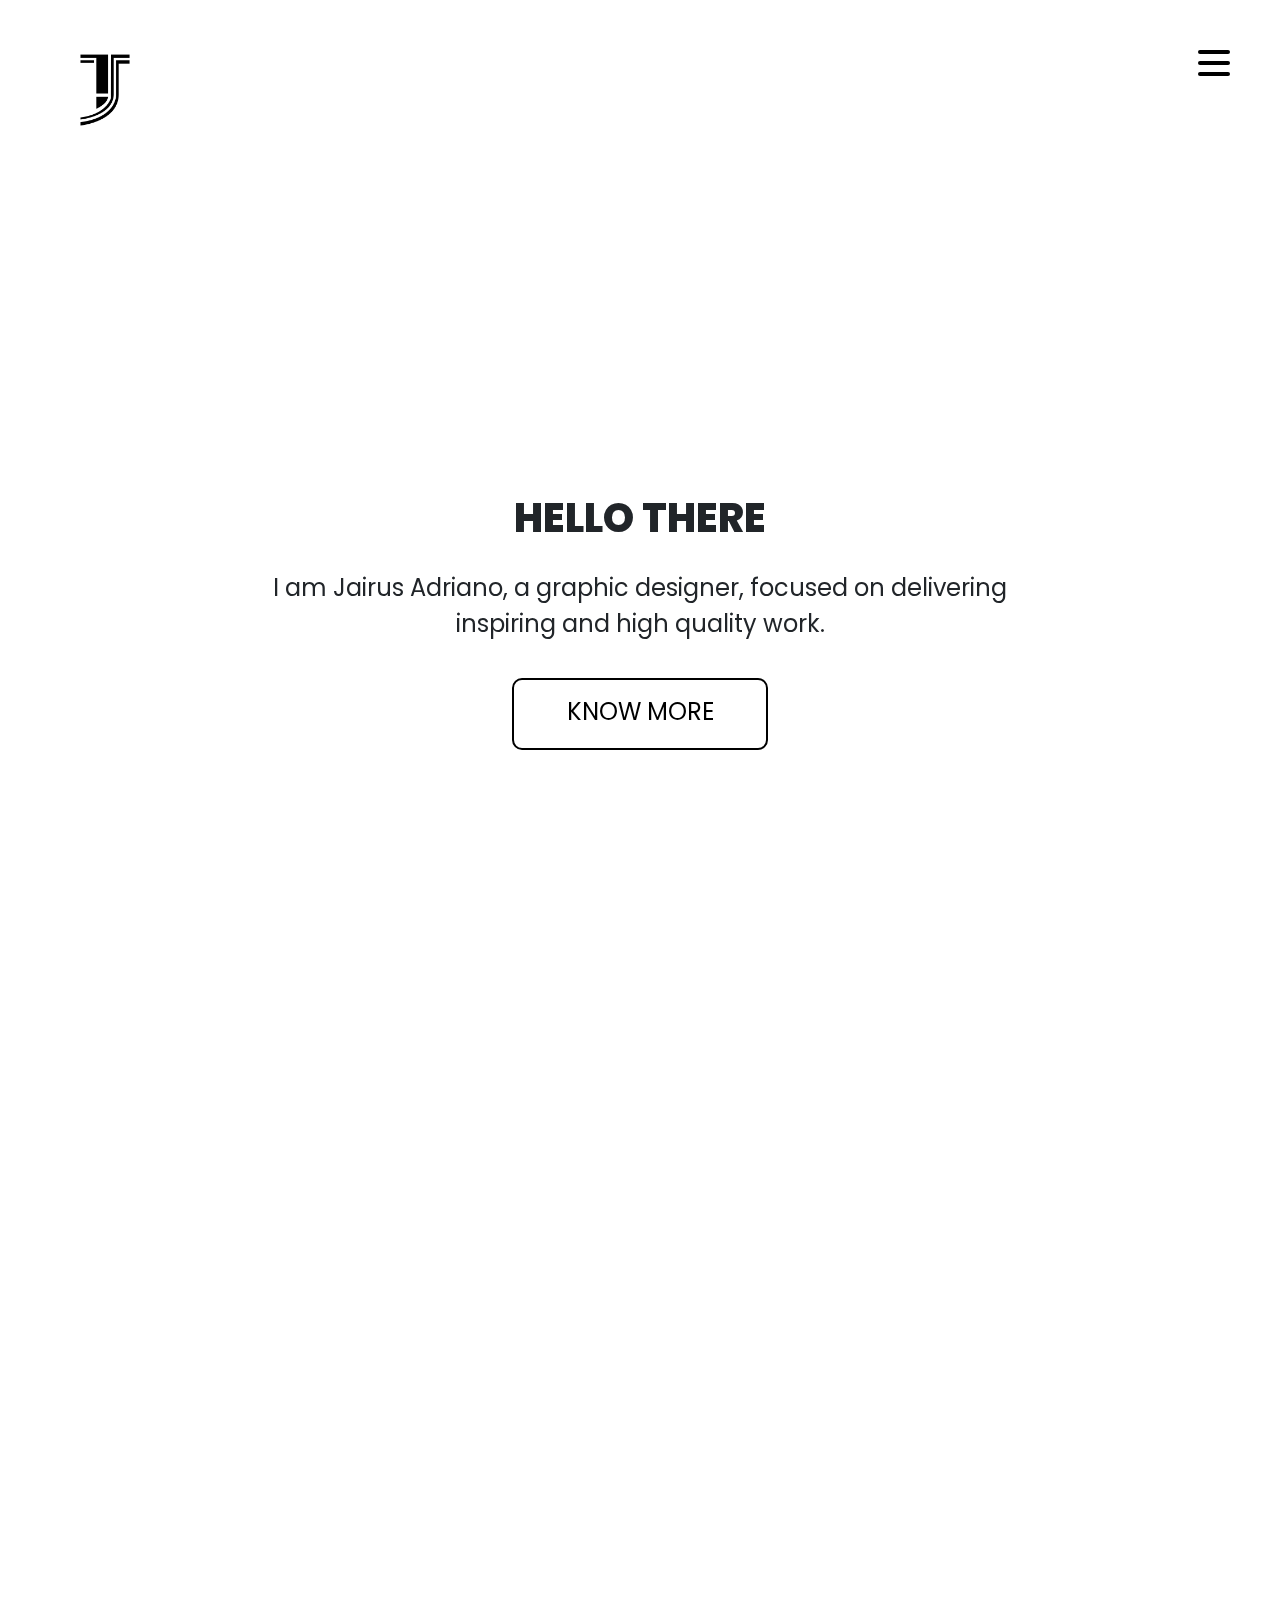
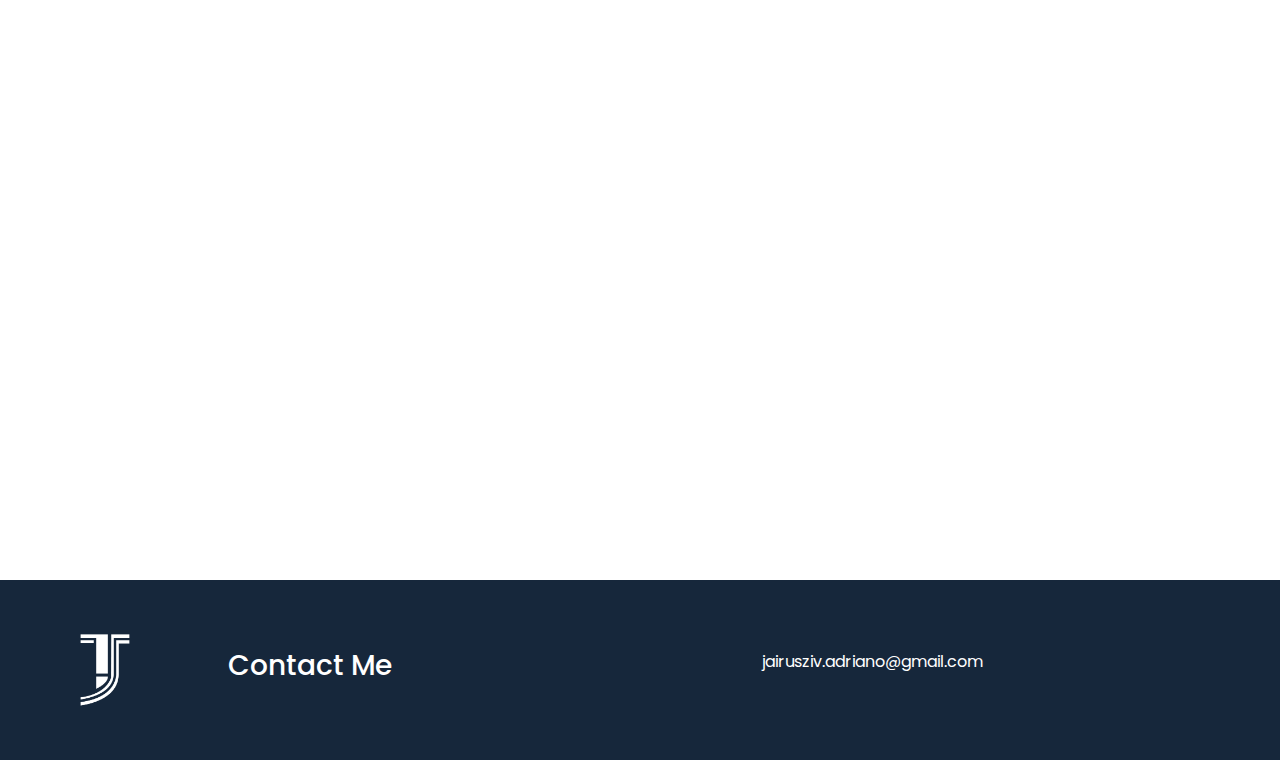
<file: index.html>
<!DOCTYPE html>
<!--[if lt IE 7]>      <html class="no-js lt-ie9 lt-ie8 lt-ie7"> <![endif]-->
<!--[if IE 7]>         <html class="no-js lt-ie9 lt-ie8"> <![endif]-->
<!--[if IE 8]>         <html class="no-js lt-ie9"> <![endif]-->
<!--[if gt IE 8]><!-->
<html class="no-js">
<!--<![endif]-->

<head>
    <meta charset="utf-8">
    <meta http-equiv="X-UA-Compatible" content="IE=edge">
    <title>Jairus Ziv Adriano</title>
    <meta name="description" content="">
    <meta name="viewport" content="width=device-width, initial-scale=1, shrink-to-fit=no">

    <!--CSS-->
    <link rel="stylesheet" href="css/variables.css">
    <link rel="stylesheet" href="css/navigation.css">
    <link rel="stylesheet" href="css/sections.css">

    <!--Font-->
    <link href="https://fonts.googleapis.com/css?family=Poppins:100,200,300,400,400i,500,600,700,800,900&display=swap" rel="stylesheet">

    <!--Bootstrap-->
    <link rel="stylesheet" href="https://stackpath.bootstrapcdn.com/bootstrap/4.3.1/css/bootstrap.min.css" integrity="sha384-ggOyR0iXCbMQv3Xipma34MD+dH/1fQ784/j6cY/iJTQUOhcWr7x9JvoRxT2MZw1T" crossorigin="anonymous">

    <!--AOS Animations-->
    <link rel="stylesheet" href="https://unpkg.com/aos@2.3.1/dist/aos.css" />
</head>

<body>
    <!--Navbar-->
    <burger>
        <div class="menu-toggle">
            <input type="checkbox" id="menu-toggler" />
            <span></span>
            <span></span>
            <span></span>
        </div>
        <div>
            <ul id="navigation" class="menu-nav">
                <a href="#" class="menu-link">
                    <li>Home</li>
                </a>
                <a href="./about.html" class="menu-link">
                    <li>About Me</li>
                </a>
                <a href="./jjf.html" class="menu-link">
                    <li>Java Jazz Festival</li>
                </a>
                <a href="./lot.html" class="menu-link">
                    <li>LotDesigns Work</li>
                </a>
                <a href="./defined.html" class="menu-link">
                    <li>Defined Booklet</li>
                </a>
                <a href="#contact" class="menu-link">
                    <li>Contact Me</li>
                </a>
            </ul>
        </div>
    </burger>

    <section data-aos="fade-down" class="bg-color-prim">
        <div class="container-fluid">
            <div class="row justify-content-start">
                <div class="col-1">
                    <a href="./index.html"><img class="logo" src="img/logo-black.png"></a>
                </div>
            </div>
            <div class="row spec-row align-items-center main-row-section">
                <div class="col-12">
                    <h1 class="bold" style="margin-bottom: -8px">HELLO THERE</h1>
                    <p style="font-size: 1.5em; padding:0px 20vw;"><br />I am Jairus Adriano, a graphic designer, focused on delivering inspiring and high quality work.
                        <br/><br />
                        <a href="./about.html">
                            <button class="btn-black">
                            <p>KNOW MORE</p>
                        </button></a>
                    </p>

                </div>
            </div>
        </div>
    </section>

    <section data-aos="flip-up" class="bg-color-purp" style="overflow:hidden">
        <div class=" one parallax"></div>
        <div class="container-fluid">
            <div class="row spec-row color-primary align-items-start">
                <div class="col-xl-6 col-lg-6 col-md-6 col-sm-12 col-xs-12 align-self-start" style="padding-top:100px; text-align:left; padding-left:100px;">
                    <h1 class="bold">Java Jazz Festival</h1>
                    <p style="font-size: 1.5em">Print design project for the Indonesian musical festival scene.
                        <br /><br />
                        <a href="./jjf.html"><button class="btn-section">
                            <p>SEE MORE</p>
                        </button></a>
                    </p>
                </div>
            </div>
        </div>

    </section>

    <section data-aos="flip-up" class="bg-color-or" style="overflow:hidden">
        <div class=" two parallax"></div>
        <div class="container-fluid">
            <div class="row spec-row color-primary align-items-center justify-content-end">
                <div class="col-xl-6 col-lg-6 col-md-6 col-sm-12 col-xs-12" style="padding-top:100px; text-align:left; padding-left:100px;">
                    <h1 class="bold">Lot Designs Work</h1>
                    <p style="font-size: 1.5em">I constantly create social media content and designs for Lot Designs. I am also in constant collaboration with the team of Lot Designs
                        <br /><br />
                        <a href="./lot.html"><button class="btn-section">
                                <p>SEE MORE</p>
                            </button></a>
                    </p>
                </div>
            </div>
        </div>

    </section>

    <section data-aos="flip-up" class="bg-color-teal" style="overflow:hidden">
        <div class=" three parallax"></div>
        <div class="container-fluid">
            <div class="row color-primary spec-row align-items-start">
                <div class="col-xl-6 col-lg-6 col-md-6 col-sm-12 col-xs-12 justify-content-start" style="padding-top:100px; text-align:left; padding-left:100px;">
                    <h1 class="bold">Defined Booklet</h1>
                    <p style="font-size: 1.5em">Defined is a personal project of mine. It is a booklet I created compiled with different images that show beautiful meanings.
                        <br /><br />
                        <a href="./defined.html"><button class="btn-section">
                                <p>SEE MORE</p>
                            </button></a>
                    </p>
                </div>
            </div>
        </div>

    </section>

    <footer id="contact" class="bg-color-nav-blue">
        <div class="container-fluid">
            <div class="row align-items-center">
                <div class="col-xl-2 col-lg-2 col-md-2 col-sm-2 col-xs-2">
                    <img class="logo" src="img/logo-white.png">
                </div>
                <div class="col-xl-5 col-lg-5 col-md-5 col-sm-6 col-xs-6 color-primary">
                    <h3>Contact Me</h3>
                </div>
                <div class="col-xl-4 col-lg-4 col-md-4 col-sm-12 col-xs-12 color-primary">
                    <p>jairusziv.adriano@gmail.com
                    </p>
                </div>

            </div>
        </div>
    </footer>

    <!--Bootstrap-->
    <script src="https://code.jquery.com/jquery-3.4.1.min.js"></script>
    <script src="https://cdnjs.cloudflare.com/ajax/libs/popper.js/1.14.7/umd/popper.min.js" integrity="sha384-UO2eT0CpHqdSJQ6hJty5KVphtPhzWj9WO1clHTMGa3JDZwrnQq4sF86dIHNDz0W1" crossorigin="anonymous">
    </script>
    <script src="https://stackpath.bootstrapcdn.com/bootstrap/4.3.1/js/bootstrap.min.js" integrity="sha384-JjSmVgyd0p3pXB1rRibZUAYoIIy6OrQ6VrjIEaFf/nJGzIxFDsf4x0xIM+B07jRM" crossorigin="anonymous">
    </script>
    <script src="https://unpkg.com/aos@next/dist/aos.js"></script>
    <script>
        AOS.init({
            easing: 'ease-out-back',
            duration: 500,
            delay: 150
        });
    </script>
    <!--Burgers-->
    <script>
        $(document).ready(function() {

            //for smooth page scroll
            $(function() {
                $('a[href*="#"]:not([href="#"])').click(function() {
                    if (location.pathname.replace(/^\//, '') == this.pathname.replace(/^\//,
                            '') && location.hostname == this.hostname) {
                        var target = $(this.hash);
                        target = target.length ? target : $('[name=' + this.hash.slice(1) +
                            ']');
                        if (target.length) {
                            $('html, body').animate({
                                scrollTop: target.offset().top
                            }, 250);
                            return false;
                        }
                    }
                });
            });

            // MENU Navigation
            $('.menu-toggle').click(function() {
                console.log("checking");
                $('.menu-nav').toggleClass("transition");
            });

            $('.menu-link').click(function() {
                $('.menu-nav').toggleClass("transition");
                var toggler = document.getElementById("menu-toggler");

                if (toggler.checked == true) {
                    toggler.checked = false;
                }
            });
        });
    </script>

    <script>
        $(document).ready(function() {
            var previousScroll = 0;
            var d = 0;
            var s = 0;

            // parallax script
            $(window).scroll(function() {
                var currentScroll = $(this).scrollTop();
                if (currentScroll > previousScroll) {

                    d = (s - .5);
                    $('.parallax').css('background-position-y', d);
                } else {
                    d = (s + .5);
                    $('.parallax').css('background-position-y', d);
                }
                previousScroll = currentScroll;
                s = d;
            });
        });
    </script>
</body>

</html>
</file>
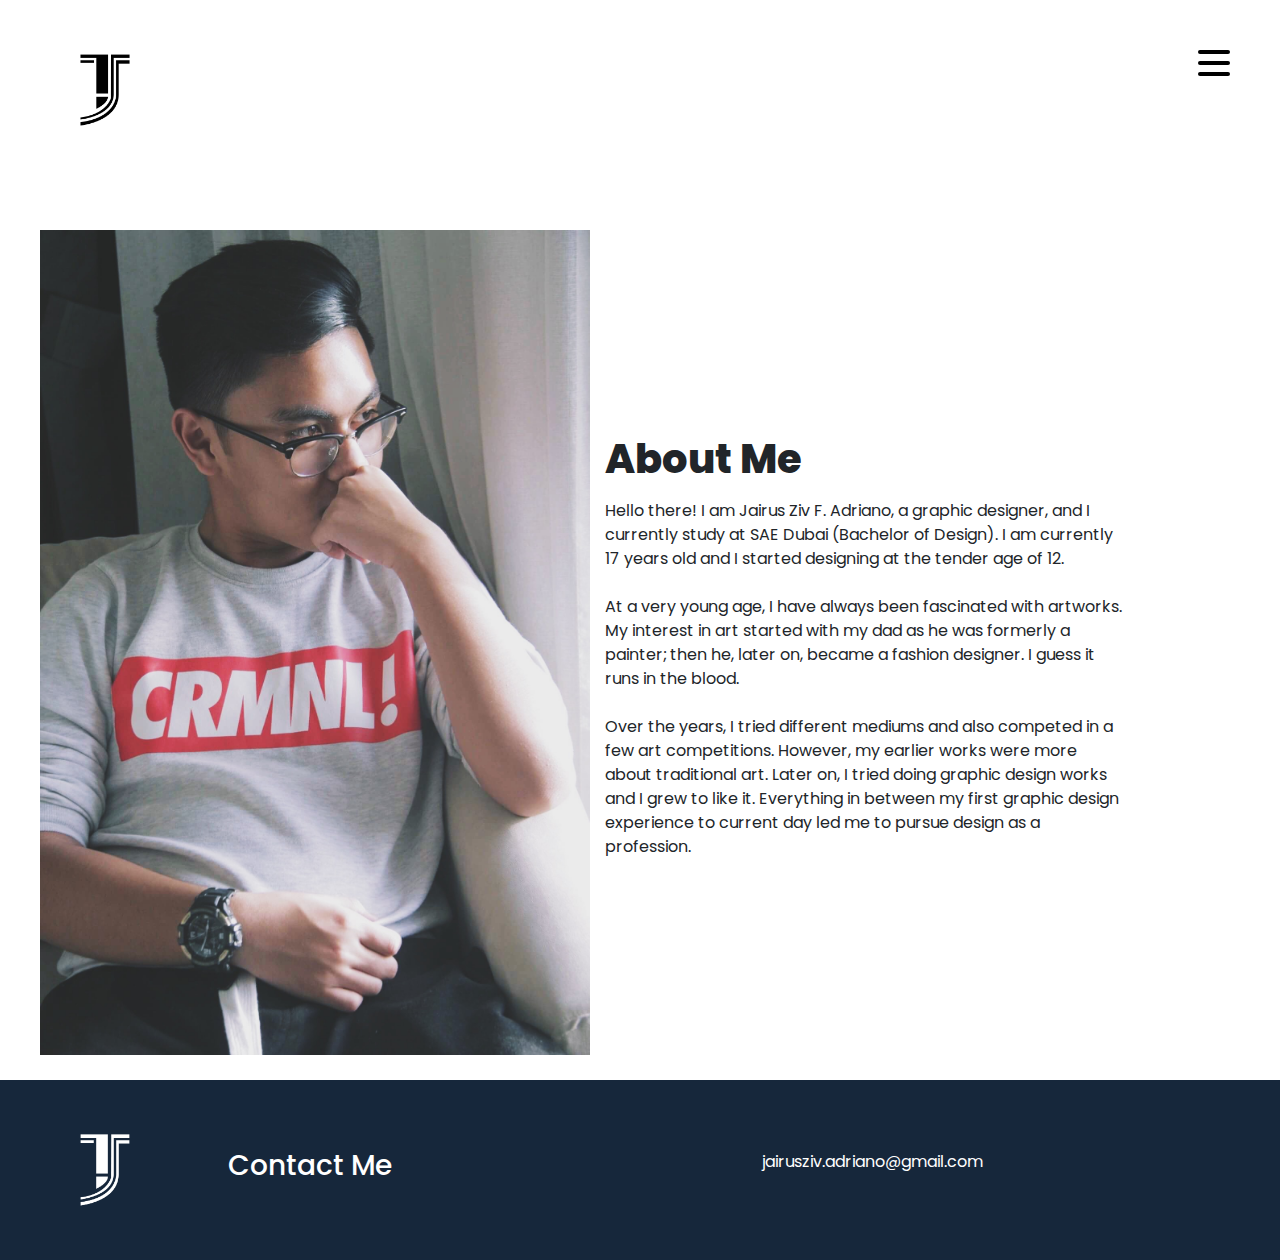
<file: about.html>
<!DOCTYPE html>
<!--[if lt IE 7]>      <html class="no-js lt-ie9 lt-ie8 lt-ie7"> <![endif]-->
<!--[if IE 7]>         <html class="no-js lt-ie9 lt-ie8"> <![endif]-->
<!--[if IE 8]>         <html class="no-js lt-ie9"> <![endif]-->
<!--[if gt IE 8]><!-->
<html class="no-js">
<!--<![endif]-->

<head>
    <meta charset="utf-8">
    <meta http-equiv="X-UA-Compatible" content="IE=edge">
    <title>Jairus Ziv Adriano</title>
    <meta name="description" content="">
    <meta name="viewport" content="width=device-width, initial-scale=1">

    <!--CSS-->
    <link rel="stylesheet" href="css/variables.css">
    <link rel="stylesheet" href="css/navigation.css">
    <link rel="stylesheet" href="css/sections.css">

    <!--Font-->
    <link href="https://fonts.googleapis.com/css?family=Poppins:100,200,300,400,400i,500,600,700,800,900&display=swap" rel="stylesheet">

    <!--Bootstrap-->
    <link rel="stylesheet" href="https://stackpath.bootstrapcdn.com/bootstrap/4.3.1/css/bootstrap.min.css" integrity="sha384-ggOyR0iXCbMQv3Xipma34MD+dH/1fQ784/j6cY/iJTQUOhcWr7x9JvoRxT2MZw1T" crossorigin="anonymous">
</head>

<body>
    <!--Navbar-->
    <burger>
        <div class="menu-toggle">
            <input type="checkbox" id="menu-toggler" />
            <span></span>
            <span></span>
            <span></span>
        </div>
        <div>
            <ul id="navigation" class="menu-nav">
                <a href="./index.html" class="menu-link">
                    <li>Home</li>
                </a>
                <a href="#" class="menu-link">
                    <li>About Me</li>
                </a>
                <a href="./jjf.html" class="menu-link">
                    <li>Java Jazz Festival</li>
                </a>
                <a href="./lot.html" class="menu-link">
                    <li>LotDesigns Work</li>
                </a>
                <a href="./defined.html" class="menu-link">
                    <li>Defined Booklet</li>
                </a>
                <a href="#contact" class="menu-link">
                    <li>Contact Me</li>
                </a>
            </ul>
        </div>
    </burger>

    <section class="bg-color-prim">
        <div class="container-fluid">
            <div class="row justify-content-start">
                <div class="col-1">
                    <a href="./index.html"><img class="logo" src="img/logo-black.png"></a>
                </div>
            </div>
            <div class="row increase-200-m align-items-center main-row-section align-items-left">
                <div class="col-xl-6 col-lg-6 col-md-6 col-sm-12 col-xs-12 profile-photo">
                </div>
                <div class="col-xl-6 col-lg-6 col-md-6 col-sm-12 col-xs-12">
                    <h1 class="bold" style="margin-bottom: -8px">About Me</h1>
                    <p><br />Hello there! I am Jairus Ziv F. Adriano, a graphic designer, and I currently study at SAE Dubai (Bachelor of Design). I am currently 17 years old and I started designing at the tender age of 12.
                        <br/> <br/> At a very young age, I have always been fascinated with artworks. My interest in art started with my dad as he was formerly a painter; then he, later on, became a fashion designer. I guess it runs in the blood.
                        <br/> <br/> Over the years, I tried different mediums and also competed in a few art competitions. However, my earlier works were more about traditional art. Later on, I tried doing graphic design works and I grew to like it. Everything
                        in between my first graphic design experience to current day led me to pursue design as a profession.
                    </p>

                </div>
            </div>
        </div>
    </section>

    <footer id="contact" class="bg-color-nav-blue">
        <div class="container-fluid">
            <div class="row align-items-center">
                <div class="col-xl-2 col-lg-2 col-md-2 col-sm-2 col-xs-2">
                    <img class="logo" src="img/logo-white.png">
                </div>
                <div class="col-xl-5 col-lg-5 col-md-5 col-sm-6 col-xs-6 color-primary">
                    <h3>Contact Me</h3>
                </div>
                <div class="col-xl-4 col-lg-4 col-md-4 col-sm-12 col-xs-12 color-primary">
                    <p>jairusziv.adriano@gmail.com
                    </p>
                </div>

            </div>
        </div>
    </footer>

    <!--Bootstrap-->
    <script src="https://code.jquery.com/jquery-3.4.1.min.js"></script>
    <script src="https://cdnjs.cloudflare.com/ajax/libs/popper.js/1.14.7/umd/popper.min.js" integrity="sha384-UO2eT0CpHqdSJQ6hJty5KVphtPhzWj9WO1clHTMGa3JDZwrnQq4sF86dIHNDz0W1" crossorigin="anonymous">
    </script>
    <script src="https://stackpath.bootstrapcdn.com/bootstrap/4.3.1/js/bootstrap.min.js" integrity="sha384-JjSmVgyd0p3pXB1rRibZUAYoIIy6OrQ6VrjIEaFf/nJGzIxFDsf4x0xIM+B07jRM" crossorigin="anonymous">
    </script>
    <!--Burgers-->
    <script>
        $(document).ready(function() {

            //for smooth page scroll
            $(function() {
                $('a[href*="#"]:not([href="#"])').click(function() {
                    if (location.pathname.replace(/^\//, '') == this.pathname.replace(/^\//,
                            '') && location.hostname == this.hostname) {
                        var target = $(this.hash);
                        target = target.length ? target : $('[name=' + this.hash.slice(1) +
                            ']');
                        if (target.length) {
                            $('html, body').animate({
                                scrollTop: target.offset().top
                            }, 250);
                            return false;
                        }
                    }
                });
            });

            // MENU Navigation
            $('.menu-toggle').click(function() {
                console.log("checking");
                $('.menu-nav').toggleClass("transition");
            });

            $('.menu-link').click(function() {
                $('.menu-nav').toggleClass("transition");
                var toggler = document.getElementById("menu-toggler");

                if (toggler.checked == true) {
                    toggler.checked = false;
                }
            });
        });
    </script>

    <script>
        $(document).ready(function() {
            var previousScroll = 0;
            var d = 0;
            var s = 0;

            // parallax script
            $(window).scroll(function() {
                var currentScroll = $(this).scrollTop();
                if (currentScroll > previousScroll) {

                    d = (s - .5);
                    $('.parallax').css('background-position-y', d);
                } else {
                    d = (s + .5);
                    $('.parallax').css('background-position-y', d);
                }
                previousScroll = currentScroll;
                s = d;
            });
        });
    </script>
</body>

</html>
</file>
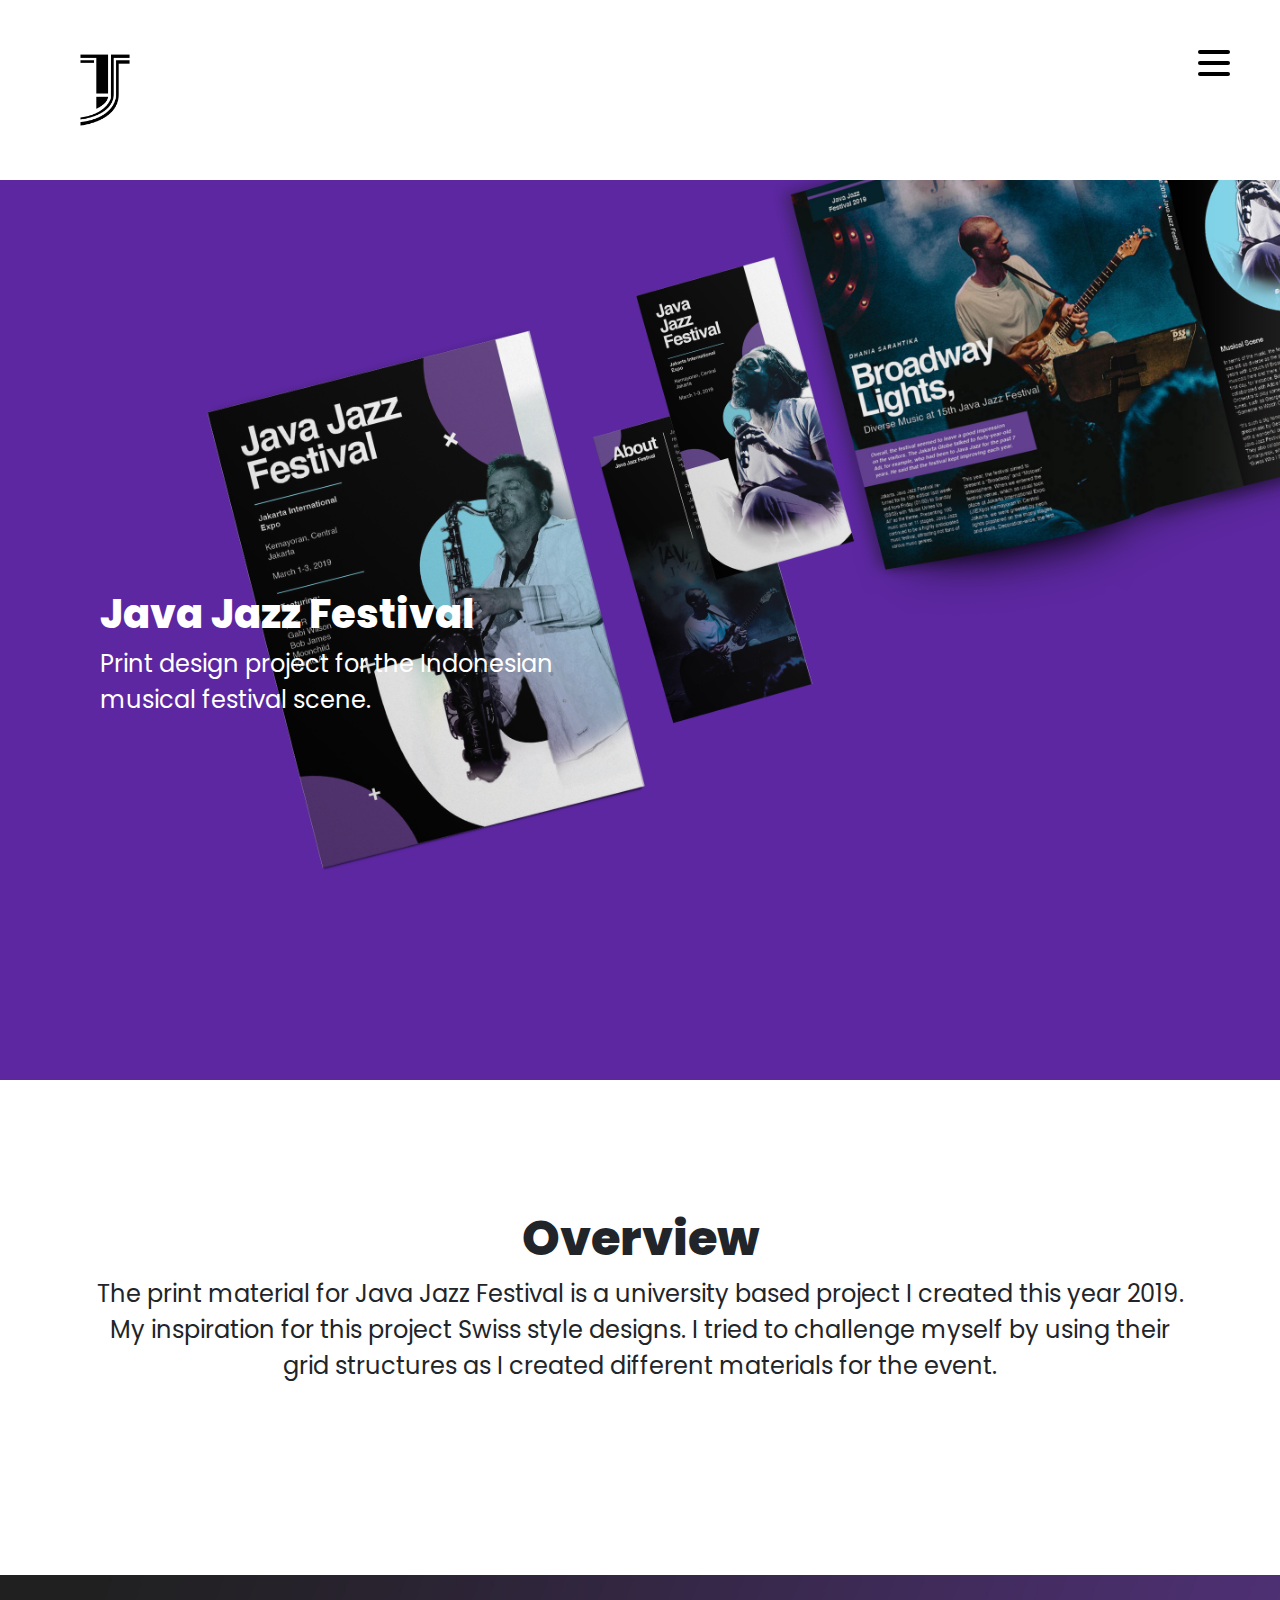
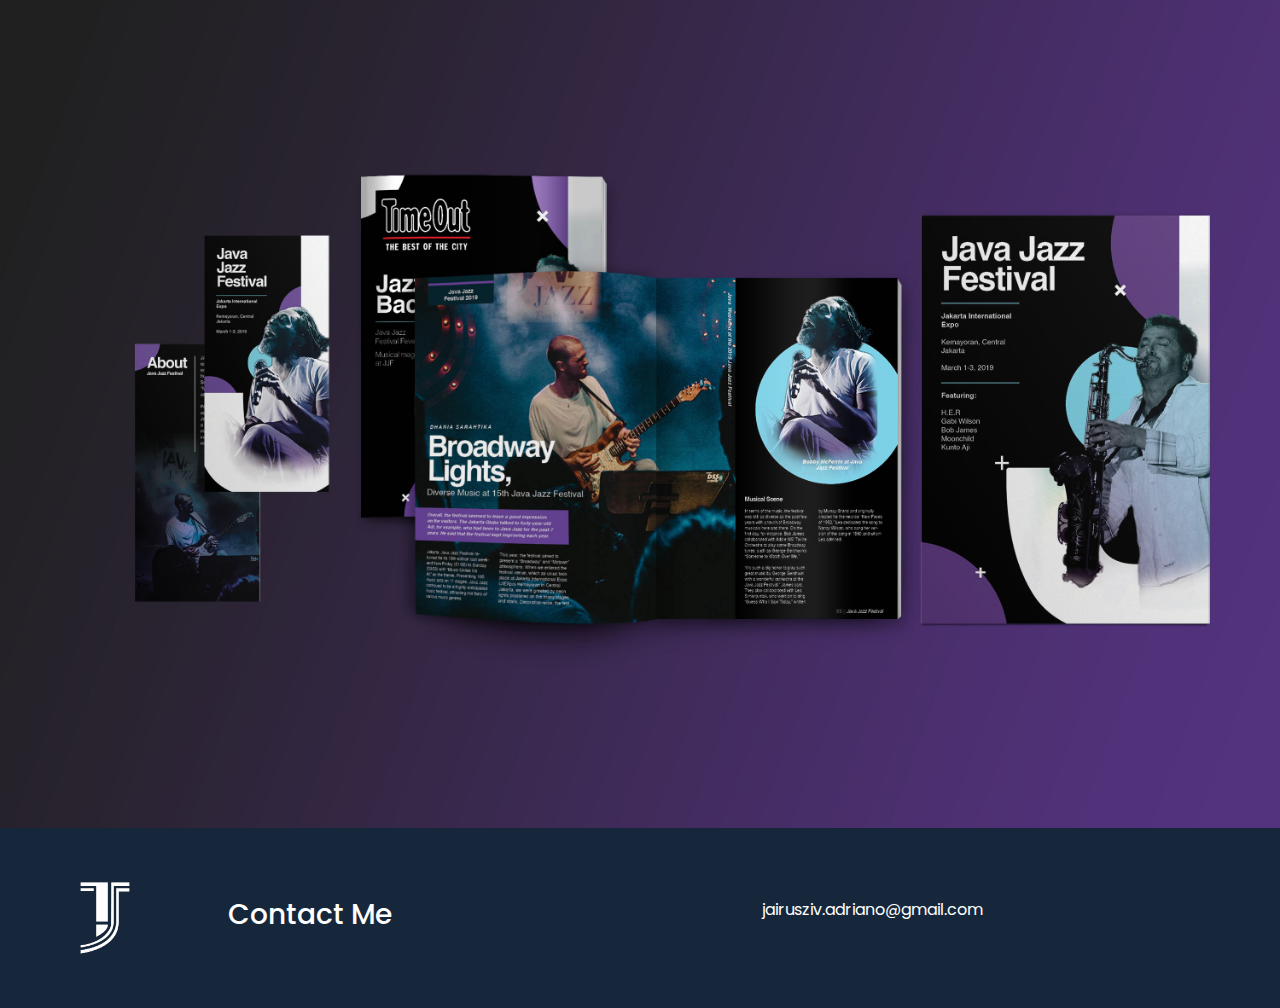
<file: jjf.html>
<!DOCTYPE html>
<!--[if lt IE 7]>      <html class="no-js lt-ie9 lt-ie8 lt-ie7"> <![endif]-->
<!--[if IE 7]>         <html class="no-js lt-ie9 lt-ie8"> <![endif]-->
<!--[if IE 8]>         <html class="no-js lt-ie9"> <![endif]-->
<!--[if gt IE 8]><!-->
<html class="no-js">
<!--<![endif]-->

<head>
    <meta charset="utf-8">
    <meta http-equiv="X-UA-Compatible" content="IE=edge">
    <title>Jairus Ziv Adriano</title>
    <meta name="description" content="">
    <meta name="viewport" content="width=device-width, initial-scale=1">

    <!--CSS-->
    <link rel="stylesheet" href="css/variables.css">
    <link rel="stylesheet" href="css/navigation.css">
    <link rel="stylesheet" href="css/sections.css">

    <!--Font-->
    <link href="https://fonts.googleapis.com/css?family=Poppins:100,200,300,400,400i,500,600,700,800,900&display=swap" rel="stylesheet">

    <!--Bootstrap-->
    <link rel="stylesheet" href="https://stackpath.bootstrapcdn.com/bootstrap/4.3.1/css/bootstrap.min.css" integrity="sha384-ggOyR0iXCbMQv3Xipma34MD+dH/1fQ784/j6cY/iJTQUOhcWr7x9JvoRxT2MZw1T" crossorigin="anonymous">
</head>

<body>
    <!--Navbar-->
    <burger>
        <div class="menu-toggle">
            <input type="checkbox" id="menu-toggler" />
            <span></span>
            <span></span>
            <span></span>
        </div>
        <div>
            <ul id="navigation" class="menu-nav">
                <a href="./index.html" class="menu-link">
                    <li>Home</li>
                </a>
                <a href="./about.html" class="menu-link">
                    <li>About Me</li>
                </a>
                <a href="#" class="menu-link">
                    <li>Java Jazz Festival</li>
                </a>
                <a href="./lot.html" class="menu-link">
                    <li>LotDesigns Work</li>
                </a>
                <a href="./defined.html" class="menu-link">
                    <li>Defined Booklet</li>
                </a>
                <a href="#contact" class="menu-link">
                    <li>Contact Me</li>
                </a>
            </ul>
        </div>
    </burger>

    <header class="bg-color-prim">
        <div class="container-fluid">
            <div class="row justify-content-start">
                <div class="col-1">
                    <a href="./index.html"><img class="logo" src="img/logo-black.png"></a>
                </div>
            </div>
        </div>
    </header>
    <section class="bg-color-purp" style="overflow:hidden">
        <div class=" one parallax"></div>
        <div class="container-fluid">
            <div class="row spec-row color-primary align-items-start">
                <div class="col-xl-6 col-lg-6 col-md-6 col-sm-12 col-xs-12 align-self-center" style="padding-top:100px; text-align:left; padding-left:100px;">
                    <h1 class="bold">Java Jazz Festival</h1>
                    <p style="font-size: 1.5em">Print design project for the Indonesian musical festival scene.
                        <br /><br />
                    </p>
                </div>
            </div>
        </div>

    </section>
    <section>
        <div class="container" style="height: 55vh">
            <div class="row align-items-center" style="height:50vh;">
                <div class="col-12 padded">
                    <h1 style="font-weight: 800; font-size:3em;">Overview</h1>
                    <p style="font-size: 1.5em"> The print material for Java Jazz Festival is a university based project I created this year 2019. My inspiration for this project Swiss style designs. I tried to challenge myself by using their grid structures as I created different
                        materials for the event.</p>
                </div>
            </div>
        </div>
        <div>
            <img style="width:100%;" src="img/jazzfest-mockup.jpg">
        </div>
    </section>

    <footer id="contact" class="bg-color-nav-blue">
        <div class="container-fluid">
            <div class="row align-items-center">
                <div class="col-xl-2 col-lg-2 col-md-2 col-sm-2 col-xs-2">
                    <img class="logo" src="img/logo-white.png">
                </div>
                <div class="col-xl-5 col-lg-5 col-md-5 col-sm-6 col-xs-6 color-primary">
                    <h3>Contact Me</h3>
                </div>
                <div class="col-xl-4 col-lg-4 col-md-4 col-sm-12 col-xs-12 color-primary">
                    <p>jairusziv.adriano@gmail.com
                    </p>
                </div>

            </div>
        </div>
    </footer>

    <!--Bootstrap-->
    <script src="https://code.jquery.com/jquery-3.4.1.min.js"></script>
    <script src="https://cdnjs.cloudflare.com/ajax/libs/popper.js/1.14.7/umd/popper.min.js" integrity="sha384-UO2eT0CpHqdSJQ6hJty5KVphtPhzWj9WO1clHTMGa3JDZwrnQq4sF86dIHNDz0W1" crossorigin="anonymous">
    </script>
    <script src="https://stackpath.bootstrapcdn.com/bootstrap/4.3.1/js/bootstrap.min.js" integrity="sha384-JjSmVgyd0p3pXB1rRibZUAYoIIy6OrQ6VrjIEaFf/nJGzIxFDsf4x0xIM+B07jRM" crossorigin="anonymous">
    </script>
    <!--Burgers-->
    <script>
        $(document).ready(function() {

            //for smooth page scroll
            $(function() {
                $('a[href*="#"]:not([href="#"])').click(function() {
                    if (location.pathname.replace(/^\//, '') == this.pathname.replace(/^\//,
                            '') && location.hostname == this.hostname) {
                        var target = $(this.hash);
                        target = target.length ? target : $('[name=' + this.hash.slice(1) +
                            ']');
                        if (target.length) {
                            $('html, body').animate({
                                scrollTop: target.offset().top
                            }, 250);
                            return false;
                        }
                    }
                });
            });

            // MENU Navigation
            $('.menu-toggle').click(function() {
                console.log("checking");
                $('.menu-nav').toggleClass("transition");
            });

            $('.menu-link').click(function() {
                $('.menu-nav').toggleClass("transition");
                var toggler = document.getElementById("menu-toggler");

                if (toggler.checked == true) {
                    toggler.checked = false;
                }
            });
        });
    </script>

    <script>
        $(document).ready(function() {
            var previousScroll = 0;
            var d = 0;
            var s = 0;

            // parallax script
            $(window).scroll(function() {
                var currentScroll = $(this).scrollTop();
                if (currentScroll > previousScroll) {

                    d = (s - .5);
                    $('.parallax').css('background-position-y', d);
                } else {
                    d = (s + .5);
                    $('.parallax').css('background-position-y', d);
                }
                previousScroll = currentScroll;
                s = d;
            });
        });
    </script>
</body>

</html>
</file>
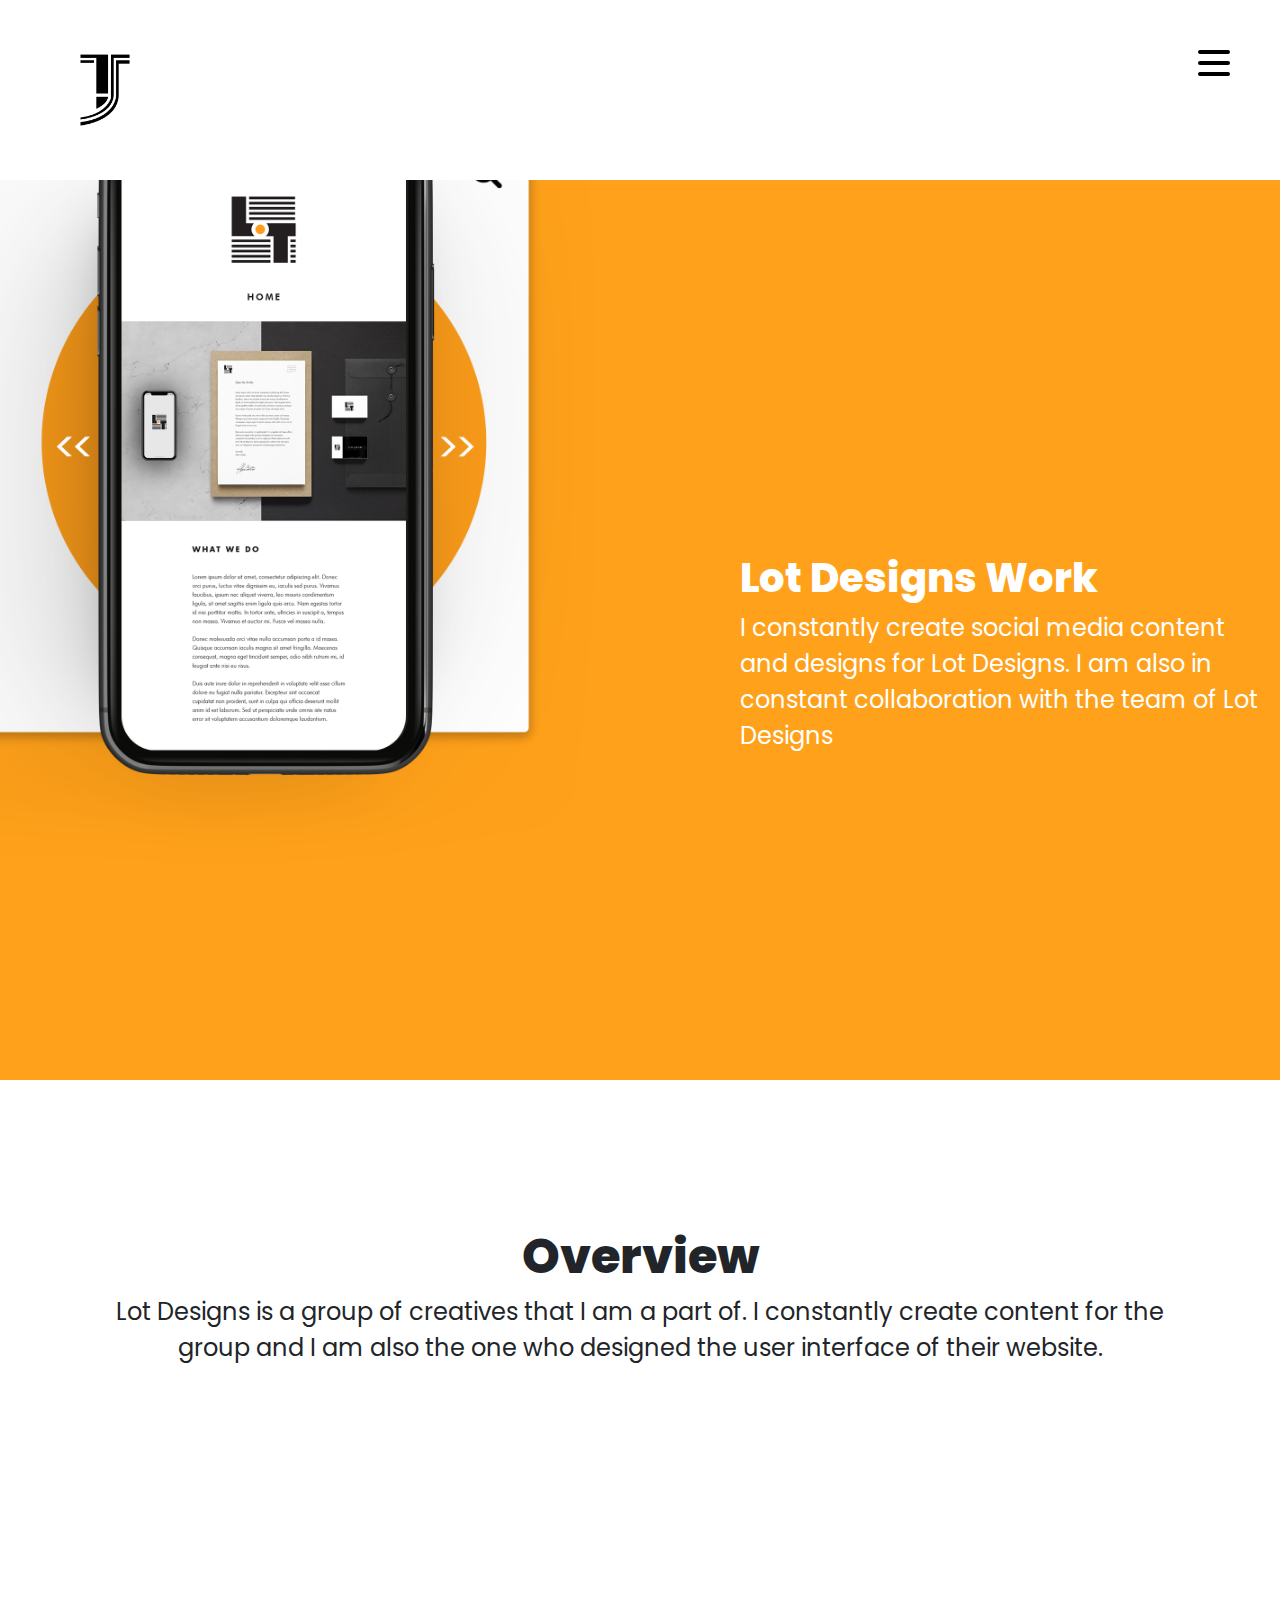
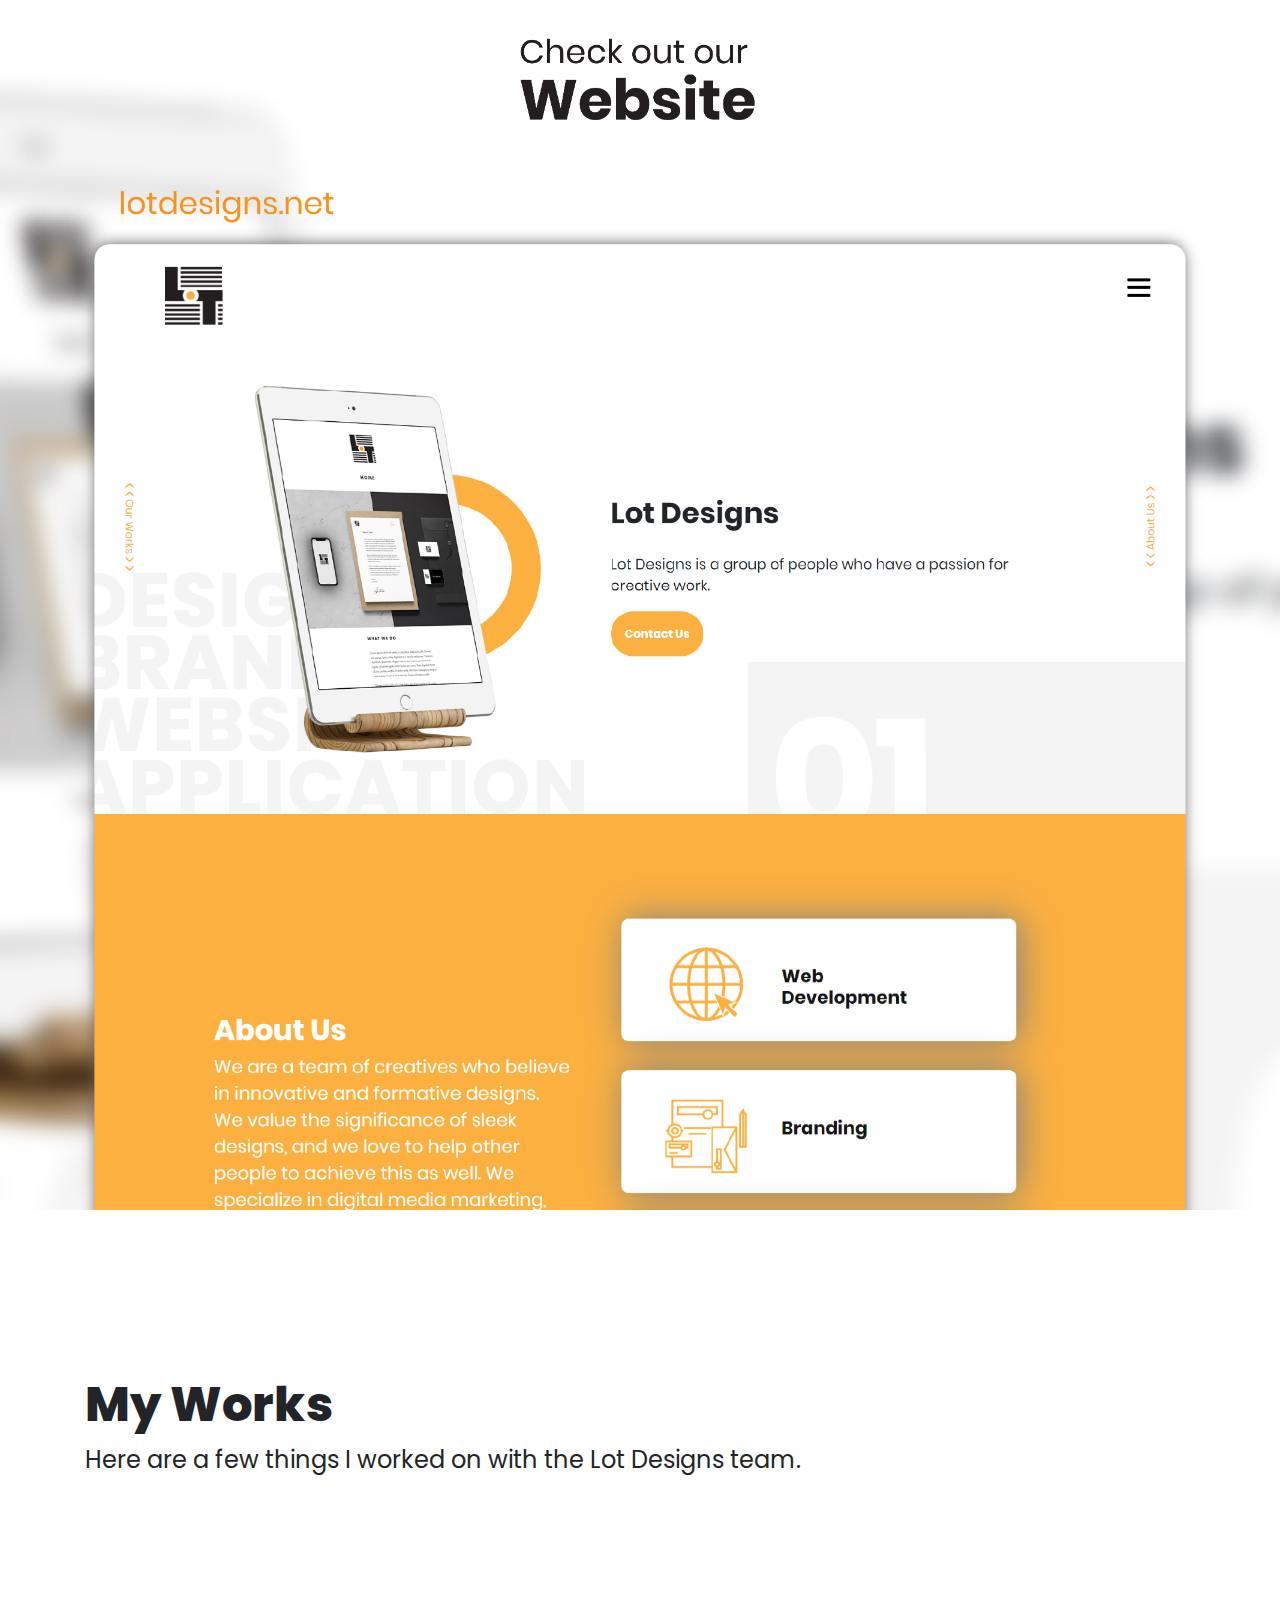
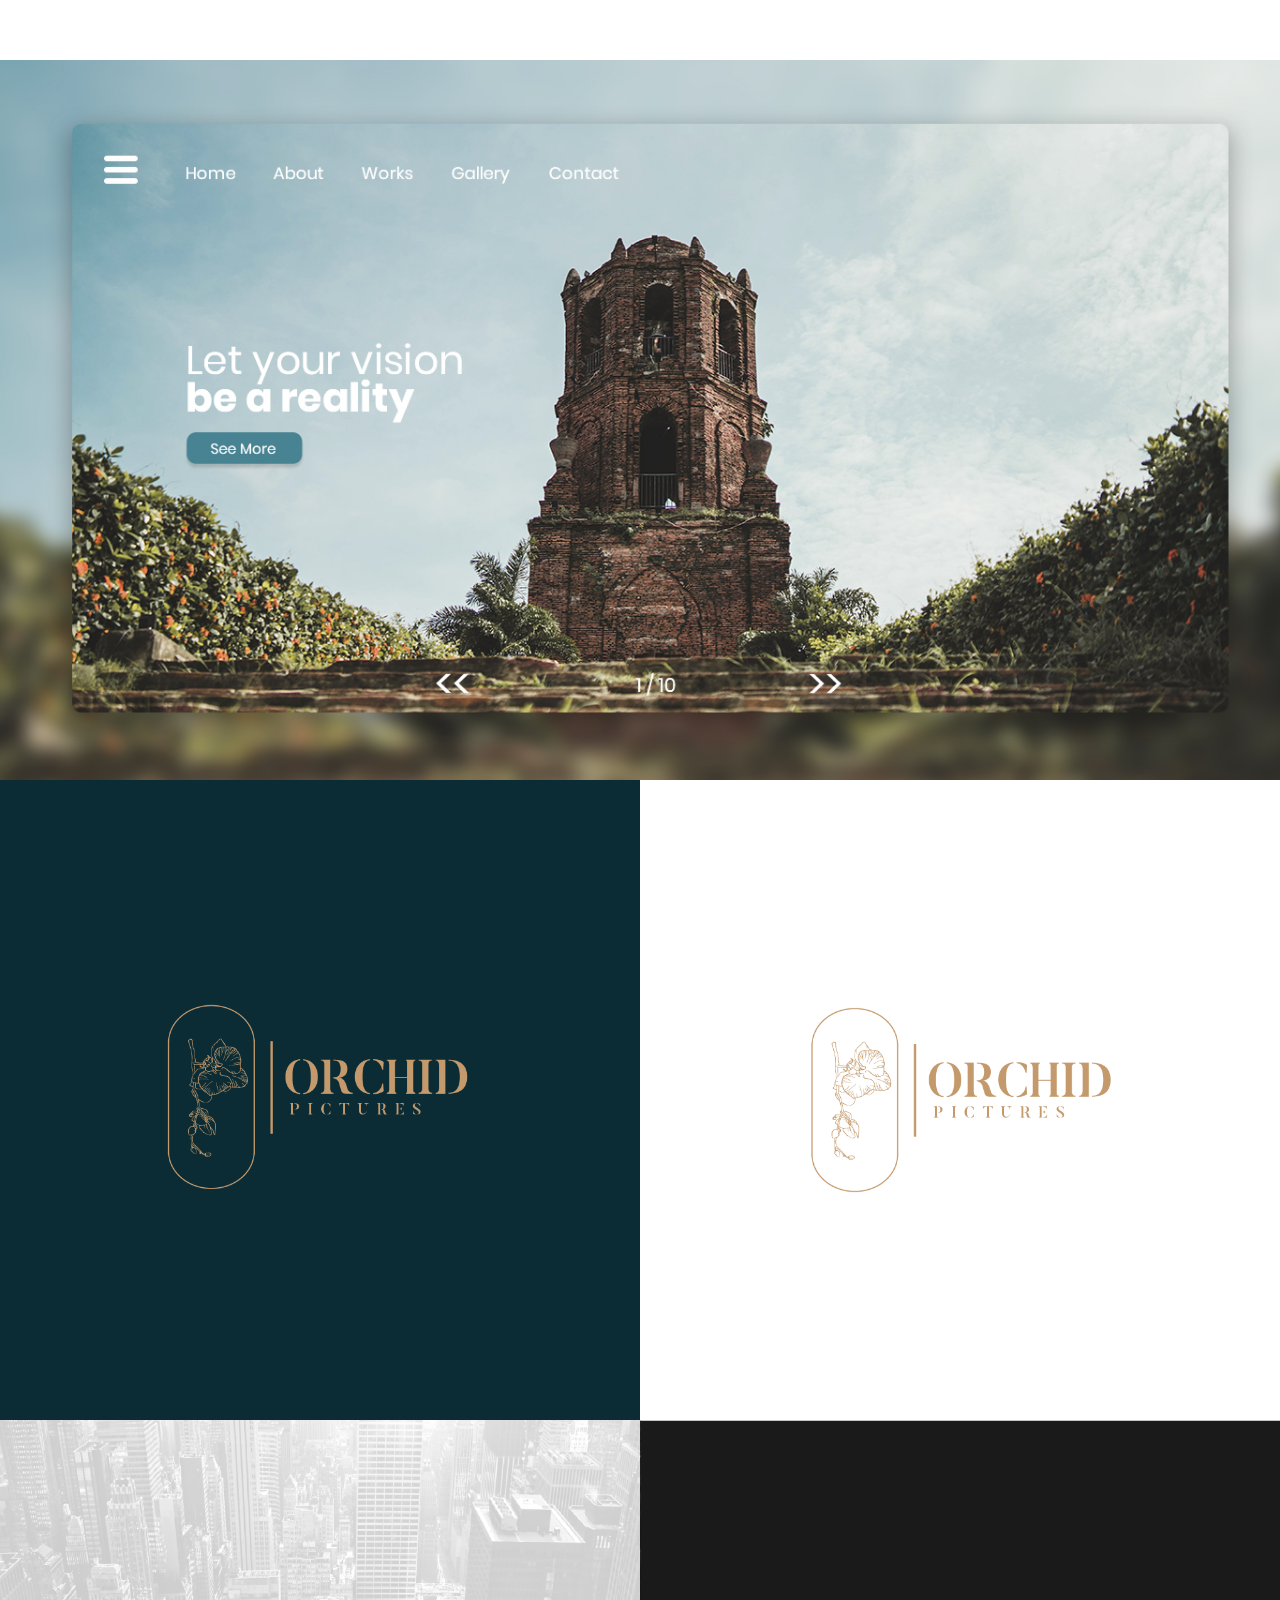
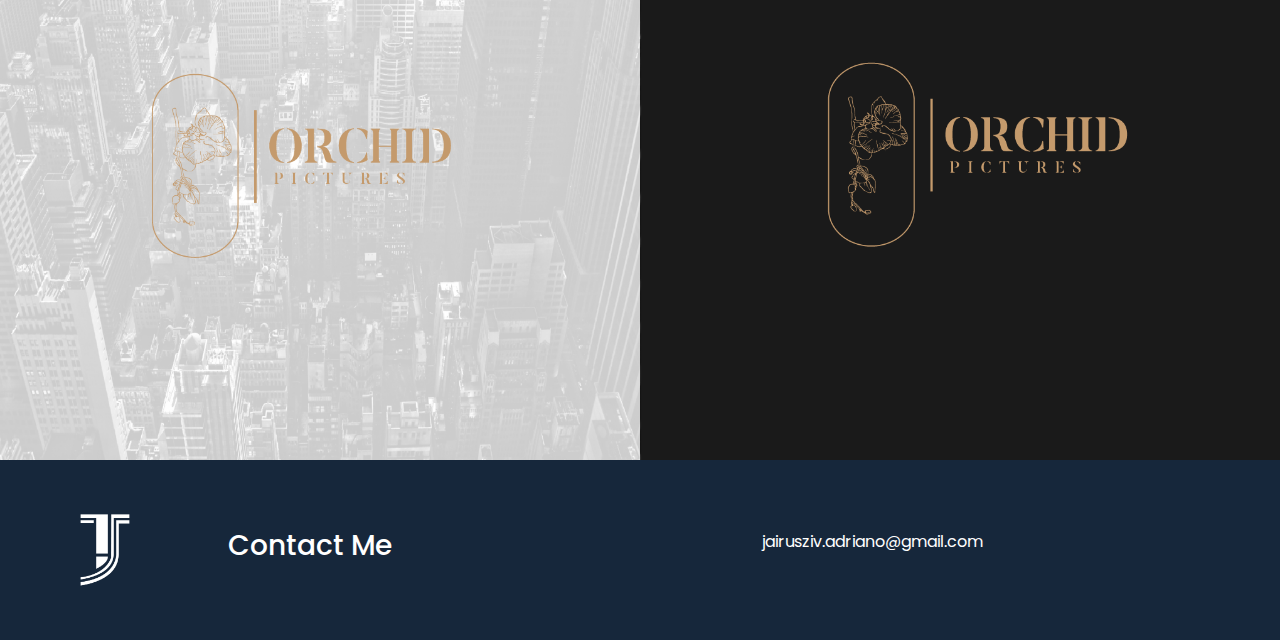
<file: lot.html>
<!DOCTYPE html>
<!--[if lt IE 7]>      <html class="no-js lt-ie9 lt-ie8 lt-ie7"> <![endif]-->
<!--[if IE 7]>         <html class="no-js lt-ie9 lt-ie8"> <![endif]-->
<!--[if IE 8]>         <html class="no-js lt-ie9"> <![endif]-->
<!--[if gt IE 8]><!-->
<html class="no-js">
<!--<![endif]-->

<head>
    <meta charset="utf-8">
    <meta http-equiv="X-UA-Compatible" content="IE=edge">
    <title>Jairus Ziv Adriano</title>
    <meta name="description" content="">
    <meta name="viewport" content="width=device-width, initial-scale=1">

    <!--CSS-->
    <link rel="stylesheet" href="css/variables.css">
    <link rel="stylesheet" href="css/navigation.css">
    <link rel="stylesheet" href="css/sections.css">

    <!--Font-->
    <link href="https://fonts.googleapis.com/css?family=Poppins:100,200,300,400,400i,500,600,700,800,900&display=swap" rel="stylesheet">

    <!--Bootstrap-->
    <link rel="stylesheet" href="https://stackpath.bootstrapcdn.com/bootstrap/4.3.1/css/bootstrap.min.css" integrity="sha384-ggOyR0iXCbMQv3Xipma34MD+dH/1fQ784/j6cY/iJTQUOhcWr7x9JvoRxT2MZw1T" crossorigin="anonymous">
</head>

<body>
    <!--Navbar-->
    <burger>
        <div class="menu-toggle">
            <input type="checkbox" id="menu-toggler" />
            <span></span>
            <span></span>
            <span></span>
        </div>
        <div>
            <ul id="navigation" class="menu-nav">
                <a href="./index.html" class="menu-link">
                    <li>Home</li>
                </a>
                <a href="./about.html" class="menu-link">
                    <li>About Me</li>
                </a>
                <a href="./jjf.html" class="menu-link">
                    <li>Java Jazz Festival</li>
                </a>
                <a href="#" class="menu-link">
                    <li>LotDesigns Work</li>
                </a>
                <a href="./defined.html" class="menu-link">
                    <li>Defined Booklet</li>
                </a>
                <a href="#contact" class="menu-link">
                    <li>Contact Me</li>
                </a>
            </ul>
        </div>
    </burger>

    <header class="bg-color-prim">
        <div class="container-fluid">
            <div class="row justify-content-start">
                <div class="col-1">
                    <a href="./index.html"><img class="logo" src="img/logo-black.png"></a>
                </div>
            </div>
        </div>
    </header>
    <section class="bg-color-or" style="overflow:hidden">
        <div class=" two parallax"></div>
        <div class="container-fluid">
            <div class="row spec-row color-primary align-items-center justify-content-end">
                <div class="col-xl-6 col-lg-6 col-md-6 col-sm-12 col-xs-12" style="padding-top:100px; text-align:left; padding-left:100px;">
                    <h1 class="bold">Lot Designs Work</h1>
                    <p style="font-size: 1.5em">I constantly create social media content and designs for Lot Designs. I am also in constant collaboration with the team of Lot Designs
                        <br /><br />
                    </p>
                </div>
            </div>
        </div>

    </section>

    <section>
        <div class="container">
            <div class="row align-items-center" style="height:50vh;">
                <div class="col-12 padded">
                    <h1 style="font-weight: 800; font-size:3em;">Overview</h1>
                    <p style="font-size: 1.5em;"> Lot Designs is a group of creatives that I am a part of. I constantly create content for the group and I am also the one who designed the user interface of their website.
                    </p>
                </div>
            </div>
        </div>
        <div>
            <a href="https://lotdesigns.net" target="_blank"><img style="width:100%;" src="img/lotdesigns.jpg"></a>
        </div>
        <div class="container">
            <div class="row align-items-center" style="height:50vh;">
                <div class="col-12">
                    <h1 style="font-weight: 800; font-size:3em; text-align:left;">My Works</h1>
                    <p style="font-size: 1.5em; text-align:left;">Here are a few things I worked on with the Lot Designs team.
                    </p>
                </div>
            </div>
        </div>
        <div>
            <img style="width:100%;" src="img/lotdesigns-sample.jpg">
            <img style="width:100%;" src="img/orchid-pic.png">
        </div>
    </section>

    <footer id="contact" class="bg-color-nav-blue">
        <div class="container-fluid">
            <div class="row align-items-center">
                <div class="col-xl-2 col-lg-2 col-md-2 col-sm-2 col-xs-2">
                    <img class="logo" src="img/logo-white.png">
                </div>
                <div class="col-xl-5 col-lg-5 col-md-5 col-sm-6 col-xs-6 color-primary">
                    <h3>Contact Me</h3>
                </div>
                <div class="col-xl-4 col-lg-4 col-md-4 col-sm-12 col-xs-12 color-primary">
                    <p>jairusziv.adriano@gmail.com
                    </p>
                </div>

            </div>
        </div>
    </footer>

    <!--Bootstrap-->
    <script src="https://code.jquery.com/jquery-3.4.1.min.js"></script>
    <script src="https://cdnjs.cloudflare.com/ajax/libs/popper.js/1.14.7/umd/popper.min.js" integrity="sha384-UO2eT0CpHqdSJQ6hJty5KVphtPhzWj9WO1clHTMGa3JDZwrnQq4sF86dIHNDz0W1" crossorigin="anonymous">
    </script>
    <script src="https://stackpath.bootstrapcdn.com/bootstrap/4.3.1/js/bootstrap.min.js" integrity="sha384-JjSmVgyd0p3pXB1rRibZUAYoIIy6OrQ6VrjIEaFf/nJGzIxFDsf4x0xIM+B07jRM" crossorigin="anonymous">
    </script>
    <!--Burgers-->
    <script>
        $(document).ready(function() {

            //for smooth page scroll
            $(function() {
                $('a[href*="#"]:not([href="#"])').click(function() {
                    if (location.pathname.replace(/^\//, '') == this.pathname.replace(/^\//,
                            '') && location.hostname == this.hostname) {
                        var target = $(this.hash);
                        target = target.length ? target : $('[name=' + this.hash.slice(1) +
                            ']');
                        if (target.length) {
                            $('html, body').animate({
                                scrollTop: target.offset().top
                            }, 250);
                            return false;
                        }
                    }
                });
            });

            // MENU Navigation
            $('.menu-toggle').click(function() {
                console.log("checking");
                $('.menu-nav').toggleClass("transition");
            });

            $('.menu-link').click(function() {
                $('.menu-nav').toggleClass("transition");
                var toggler = document.getElementById("menu-toggler");

                if (toggler.checked == true) {
                    toggler.checked = false;
                }
            });
        });
    </script>

    <script>
        $(document).ready(function() {
            var previousScroll = 0;
            var d = 0;
            var s = 0;

            // parallax script
            $(window).scroll(function() {
                var currentScroll = $(this).scrollTop();
                if (currentScroll > previousScroll) {

                    d = (s - .5);
                    $('.parallax').css('background-position-y', d);
                } else {
                    d = (s + .5);
                    $('.parallax').css('background-position-y', d);
                }
                previousScroll = currentScroll;
                s = d;
            });
        });
    </script>
</body>

</html>
</file>
<file: css/variables.css>
body{font-family:'Poppins', sans-serif !important}.color-primary{color:#fff !important}.bg-color-purp{background-color:#5c27a0 !important}.bg-color-or{background-color:#ffa11a !important}.bg-color-nav-blue{background-color:#16273b !important}.bg-color-teal{background-color:#95b1b7 !important}a:hover{text-decoration:none !important}
</file>
<file: css/navigation.css>
body {
  font-family: "Poppins", sans-serif !important;
}

.color-primary {
  color: #ffffff !important;
}

.bg-color-purp {
  background-color: #5c27a0 !important;
}

.bg-color-or {
  background-color: #ffa11a !important;
}

.bg-color-nav-blue {
  background-color: #16273b !important;
}

.bg-color-teal {
  background-color: #95b1b7 !important;
}

a:hover {
  text-decoration: none !important;
}

.menu-toggle {
  display: block;
  position: fixed;
  top: 50px;
  right: 50px;
  z-index: 50;
  -webkit-user-select: none;
  user-select: none;
}

.menu-toggle input {
  display: block;
  width: 50px;
  height: 50px;
  position: absolute;
  top: -7px;
  left: -5px;
  cursor: pointer;
  z-index: 2;
  opacity: 0;
  -webkit-touch-callout: none;
}

.menu-toggle span {
  display: block;
  width: 32px;
  height: 4px;
  z-index: 1;
  border-radius: 4px;
  position: relative;
  background: #000;
  margin-bottom: 7px;
  transform-origin: 4px 0px;
  transition: transform 0.5s cubic-bezier(0.77, 0.2, 0.05, 1), background 0.5s cubic-bezier(0.77, 0.2, 0.05, 1), opacity 0.55s ease;
}

.menu-toggle span:first-child {
  transform-origin: 0% 0%;
  transition: width, 0.5s;
}

.menu-toggle span:nth-last-child(2) {
  transform-origin: 0% 100%;
  transition: width, 0.5s;
}

.menu-toggle input:checked ~ span {
  opacity: 1;
  transform: rotate(45deg) translate(0px, -22px);
  background: #232323;
  width: 36px;
  transition: width, 0.5s;
}

.menu-toggle input:checked ~ span:nth-last-child(3) {
  opacity: 0;
  transform: rotate(0deg) scale(0.2, 0.2);
}

.menu-toggle input:checked ~ span:nth-last-child(2) {
  opacity: 1;
  transform: rotate(-45deg) translate(0, 24px);
  width: 36px;
}

.menu-nav {
  overflow: hidden;
  position: fixed;
  z-index: 30;
  box-shadow: 5px 0px 50px grey;
  width: 1000px;
  height: 150vh;
  margin: -100px 0 0 -200%;
  padding: 50px;
  padding-top: 200px;
  background: #f4f4f4;
  list-style-type: none;
  transition: all 0.4s linear;
}
.menu-nav li {
  padding: 10px 0;
  font-size: 30px;
}

.menu-nav.transition {
  margin: -100px 0 0 65%;
}

.menu-link li {
  padding: 10px 0;
  font-size: 30px;
  text-decoration: none;
  color: black;
}
.menu-link li:hover {
  color: #ffffff;
}

/*# sourceMappingURL=navigation.css.map */
</file>
<file: css/sections.css>
body {
  font-family: "Poppins", sans-serif !important;
}

.color-primary {
  color: #ffffff !important;
}

.bg-color-purp {
  background-color: #5c27a0 !important;
}

.bg-color-or {
  background-color: #ffa11a !important;
}

.bg-color-nav-blue {
  background-color: #16273b !important;
}

.bg-color-teal {
  background-color: #95b1b7 !important;
}

a:hover {
  text-decoration: none !important;
}

h1 {
  font-weight: 900;
}

section {
  text-align: center;
  width: 100%;
  min-height: 100vh;
  margin-left: 0px !important;
  margin-right: 0px !important;
  overflow: hidden;
}

.spec-row {
  min-height: 100vh;
}

header {
  width: 100%;
  min-height: 10vh;
}

footer {
  width: 100%;
  min-height: 10vh;
  overflow: hidden;
}

.main-row-section {
  height: 80vh;
}

.bold {
  font-weight: 800;
}

.logo {
  height: 20vh;
}

.btn-section {
  width: 20vw;
  height: 8vh;
  border: 2px solid;
  background-color: transparent;
  border-radius: 10px;
  padding-top: 13px;
  border-color: #ffffff;
  color: #ffffff;
  transition: all 0.5s;
}

.btn-section:hover {
  background-color: #ffffff;
  color: black;
}

.btn-black {
  width: 20vw;
  height: 8vh;
  border: 2px solid;
  background-color: transparent;
  border-radius: 10px;
  padding-top: 13px;
  border-color: black;
  transition: all 0.5s;
}

.btn-black:hover {
  background-color: black;
  color: #ffffff;
}

.one {
  width: 100%;
  min-height: 100vh;
  background-image: url("../img/jazzfest-panel.png");
  background-size: cover;
  background-attachment: fixed;
  position: absolute;
  background-position-x: 150px;
  background-repeat: no-repeat;
}

.two {
  width: 100%;
  min-height: 100vh;
  background-image: url("../img/lot-panel.png");
  background-size: cover;
  background-attachment: fixed;
  position: absolute;
  background-position-x: -45em;
  background-repeat: no-repeat;
}

.three {
  width: 100%;
  min-height: 100vh;
  background-image: url("../img/defined-panel.png");
  background-size: cover;
  background-attachment: fixed;
  position: absolute;
  background-position-x: 150px;
  background-repeat: no-repeat;
}

.profile-photo {
  width: 100%;
  height: 100%;
  background-image: url("../img/profile.jpg");
  background-size: contain;
  background-repeat: no-repeat;
}

.increase-200-m {
  text-align: left;
  padding-right: 140px;
  padding-left: 40px;
  padding-top: 50px;
  min-height: 100vh;
}

@media only screen and (max-width: 768px) {
  .menu-nav {
    position: fixed;
    z-index: 30;
    box-shadow: 5px 0px 50px grey;
    width: 1000px;
    height: 150vh;
    margin: -100px 0 0 -400%;
    padding: 50px;
    padding-top: 200px;
    background: #f4f4f4;
    list-style-type: none;
    transition: all 0.4s linear;
  }

  .spec-row {
    min-height: 150vh;
  }

  .menu-nav.transition {
    margin: -100px 0 0 0%;
  }

  .one {
    width: 100%;
    height: 150vh;
  }

  .two {
    display: none;
  }

  .three {
    width: 100%;
    height: 150vh;
  }

  .btn-section {
    width: 40vw;
    height: 10vh;
  }

  .btn-black {
    width: 40vw;
    height: 10vh;
  }

  .increase-200-m {
    padding-right: 40px;
    min-height: 200vh !important;
  }

  .profile-photo {
    height: 50vh;
  }

  .padded {
    padding-top: 50px;
    padding-bottom: 50px;
  }
}

/*# sourceMappingURL=sections.css.map */
</file>
